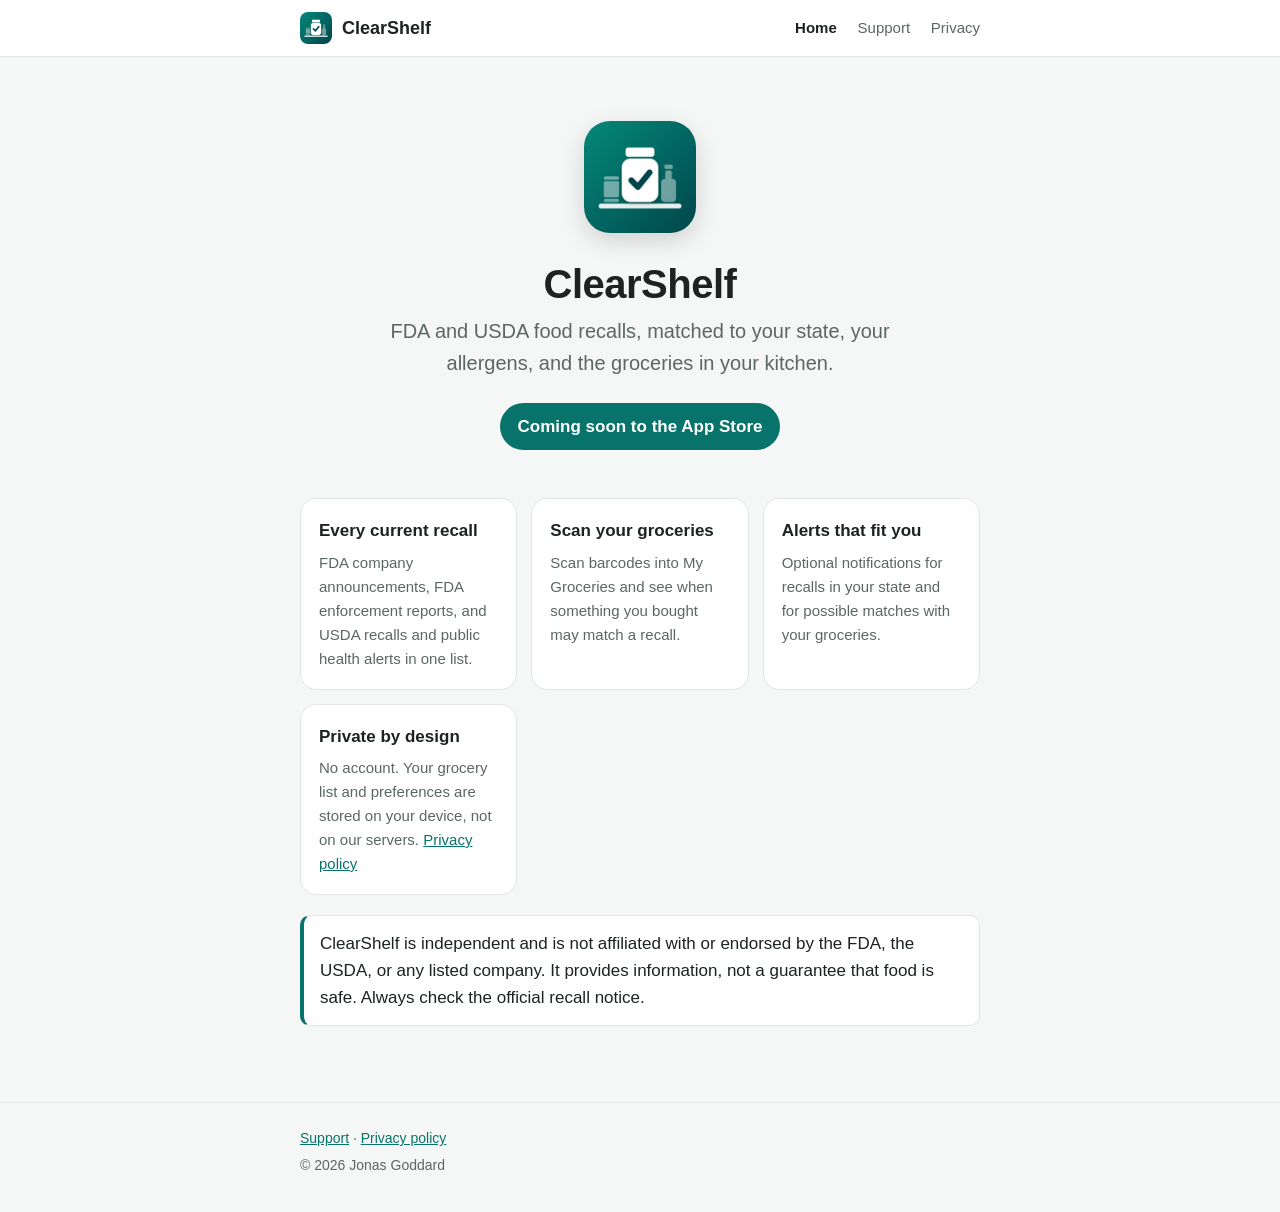
<file: index.html>
<!doctype html>
<html lang="en">
<head>
  <meta charset="utf-8">
  <meta name="viewport" content="width=device-width, initial-scale=1">
  <title>ClearShelf: food recalls for your kitchen</title>
  <meta name="description" content="ClearShelf is an iPhone and iPad app that shows FDA and USDA food recalls, matched to your state, your allergens, and the groceries you scan.">
  <link rel="icon" href="/images/favicon.png">
  <link rel="apple-touch-icon" href="/images/apple-touch-icon.png">
  <link rel="stylesheet" href="/style.css">
</head>
<body>
  <header class="site">
    <div class="wrap">
      <a class="brand" href="/"><img src="/images/favicon.png" alt="">ClearShelf</a>
      <nav>
        <a href="/" aria-current="page">Home</a>
        <a href="/support.html">Support</a>
        <a href="/privacy.html">Privacy</a>
      </nav>
    </div>
  </header>

  <main>
    <div class="wrap">
      <section class="hero">
        <img src="/images/icon.png" alt="ClearShelf app icon">
        <h1>ClearShelf</h1>
        <p class="lead">FDA and USDA food recalls, matched to your state, your allergens, and the groceries in your kitchen.</p>
        <span class="badge">Coming soon to the App Store</span>
      </section>

      <section class="cards" aria-label="What ClearShelf does">
        <div class="card">
          <h3>Every current recall</h3>
          <p>FDA company announcements, FDA enforcement reports, and USDA recalls and public health alerts in one list.</p>
        </div>
        <div class="card">
          <h3>Scan your groceries</h3>
          <p>Scan barcodes into My Groceries and see when something you bought may match a recall.</p>
        </div>
        <div class="card">
          <h3>Alerts that fit you</h3>
          <p>Optional notifications for recalls in your state and for possible matches with your groceries.</p>
        </div>
        <div class="card">
          <h3>Private by design</h3>
          <p>No account. Your grocery list and preferences are stored on your device, not on our servers. <a href="/privacy.html">Privacy policy</a></p>
        </div>
      </section>

      <div class="note">
        <p>ClearShelf is independent and is not affiliated with or endorsed by the FDA, the USDA, or any listed company. It provides information, not a guarantee that food is safe. Always check the official recall notice.</p>
      </div>
    </div>
  </main>

  <footer class="site">
    <div class="wrap">
      <p><a href="/support.html">Support</a> · <a href="/privacy.html">Privacy policy</a></p>
      <p>© 2026 Jonas Goddard</p>
    </div>
  </footer>
</body>
</html>
</file>
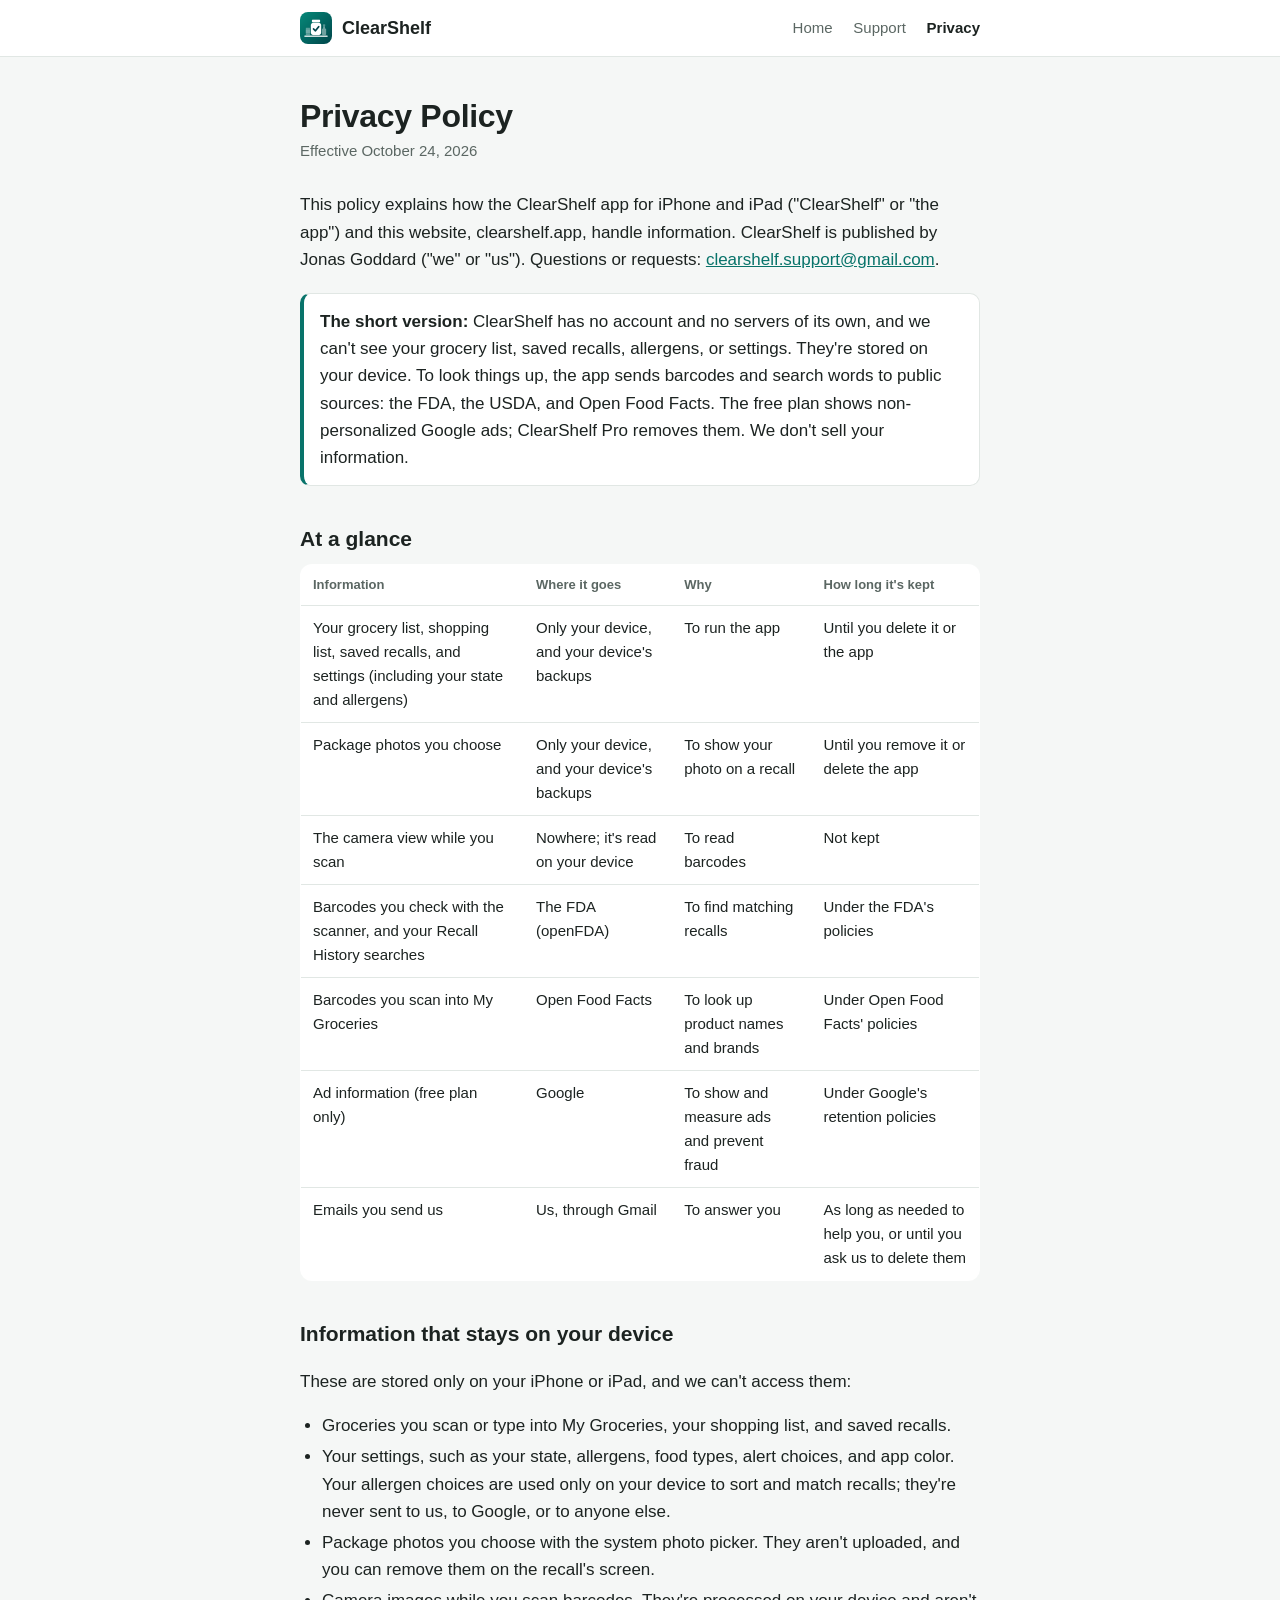
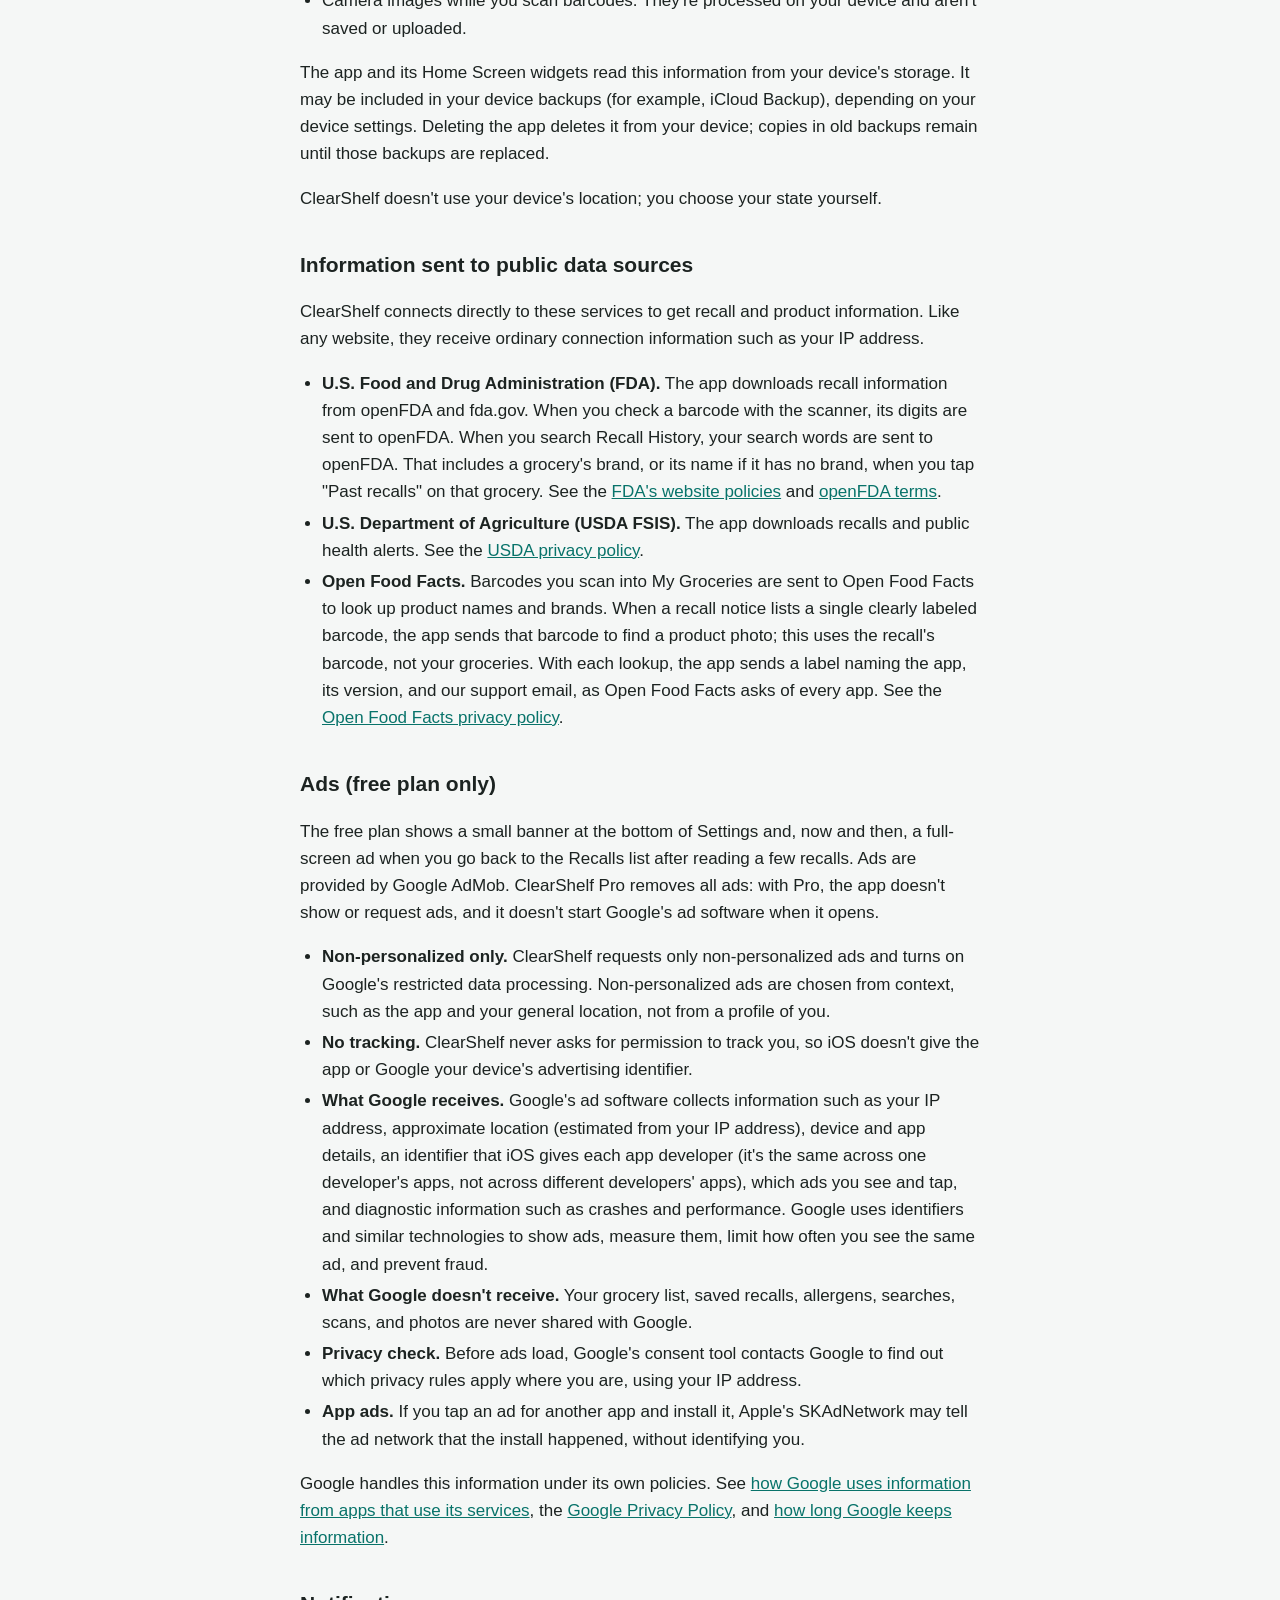
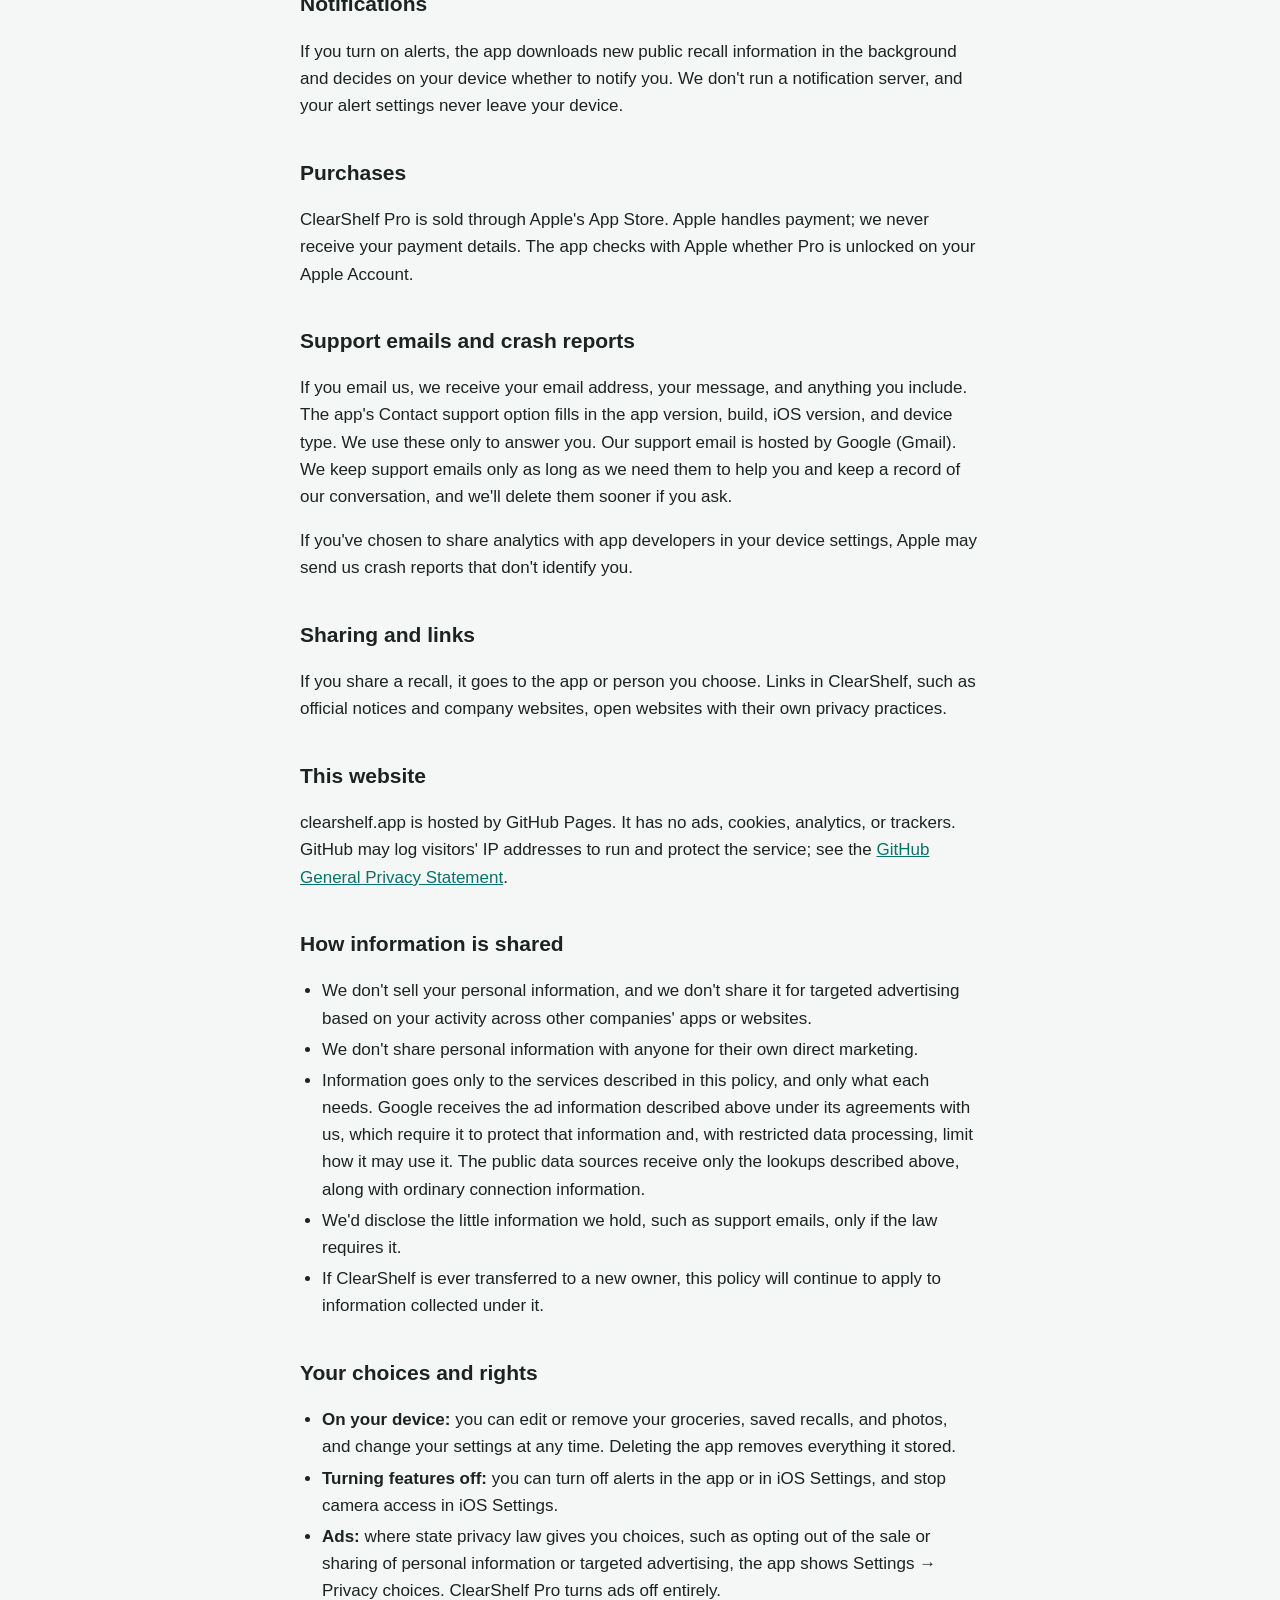
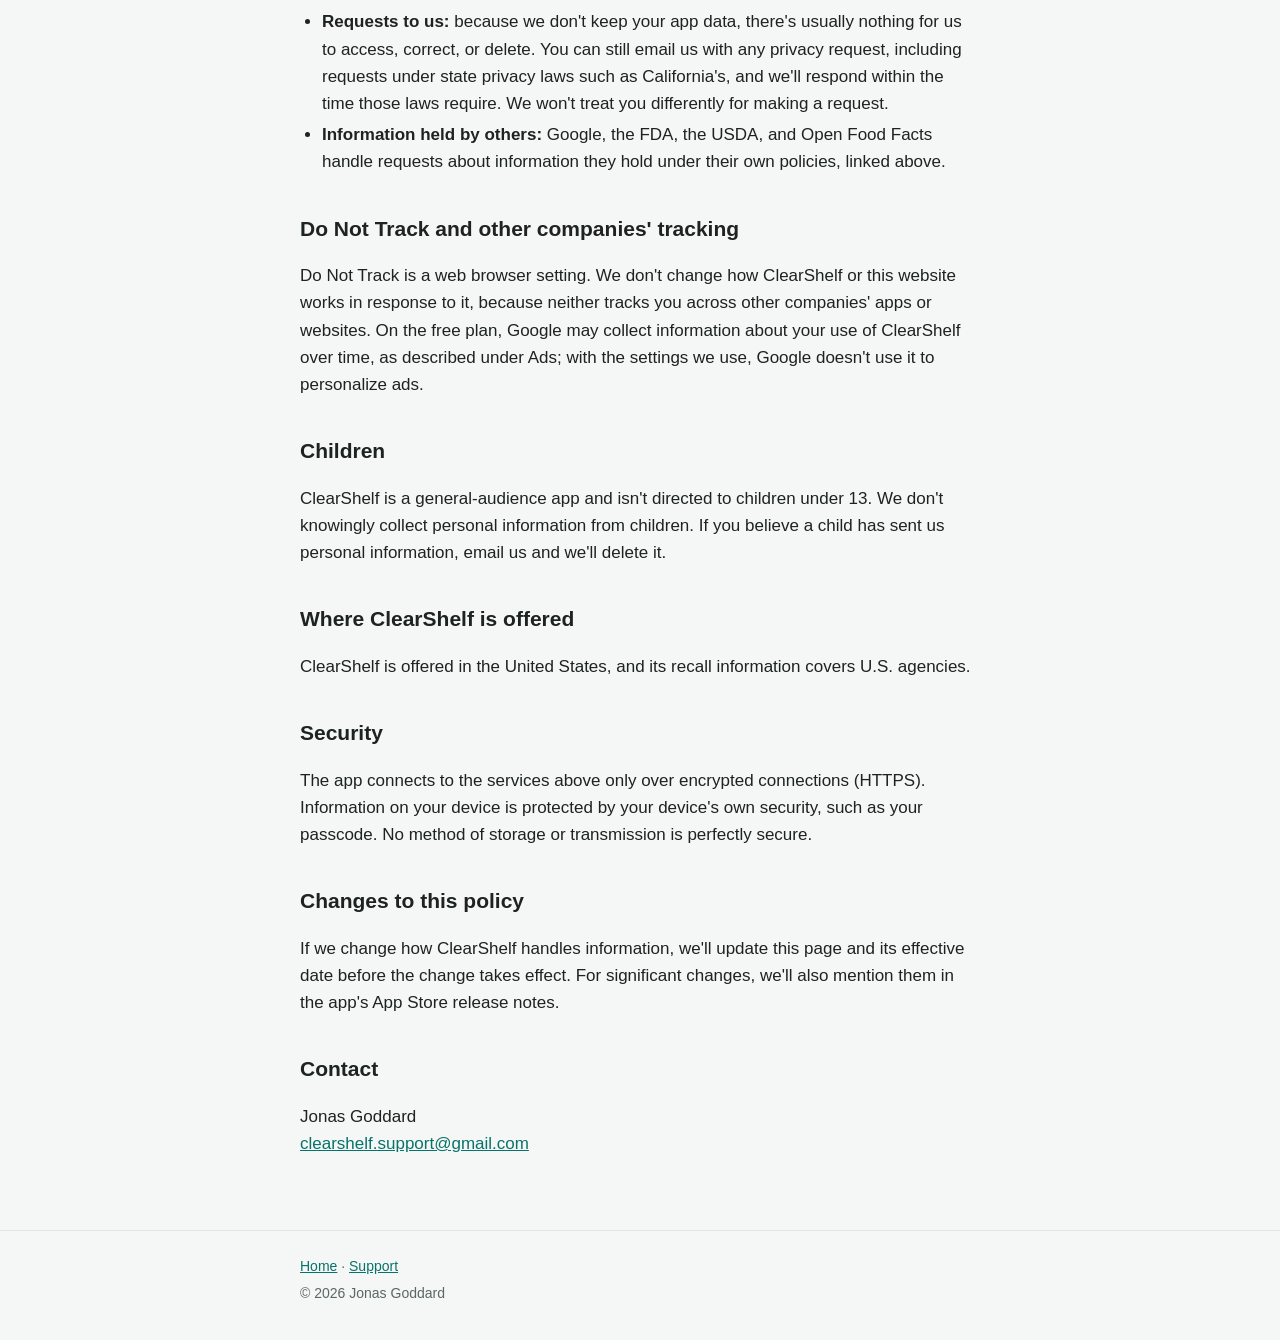
<file: privacy.html>
<!doctype html>
<html lang="en">
<head>
  <meta charset="utf-8">
  <meta name="viewport" content="width=device-width, initial-scale=1">
  <title>ClearShelf Privacy Policy</title>
  <meta name="description" content="How the ClearShelf app and the clearshelf.app website handle your information.">
  <link rel="icon" href="/images/favicon.png">
  <link rel="apple-touch-icon" href="/images/apple-touch-icon.png">
  <link rel="stylesheet" href="/style.css">
</head>
<body>
  <header class="site">
    <div class="wrap">
      <a class="brand" href="/"><img src="/images/favicon.png" alt="">ClearShelf</a>
      <nav>
        <a href="/">Home</a>
        <a href="/support.html">Support</a>
        <a href="/privacy.html" aria-current="page">Privacy</a>
      </nav>
    </div>
  </header>

  <main>
    <div class="wrap">
      <h1 class="page">Privacy Policy</h1>
      <p class="meta">Effective October 24, 2026</p>

      <p>This policy explains how the ClearShelf app for iPhone and iPad ("ClearShelf" or "the app") and this website, clearshelf.app, handle information. ClearShelf is published by Jonas Goddard ("we" or "us"). Questions or requests: <a href="mailto:clearshelf.support@gmail.com">clearshelf.support@gmail.com</a>.</p>

      <div class="note">
        <p><strong>The short version:</strong> ClearShelf has no account and no servers of its own, and we can't see your grocery list, saved recalls, allergens, or settings. They're stored on your device. To look things up, the app sends barcodes and search words to public sources: the FDA, the USDA, and Open Food Facts. The free plan shows non-personalized Google ads; ClearShelf Pro removes them. We don't sell your information.</p>
      </div>

      <h2>At a glance</h2>
      <table class="glance">
        <thead>
          <tr><th scope="col">Information</th><th scope="col">Where it goes</th><th scope="col">Why</th><th scope="col">How long it's kept</th></tr>
        </thead>
        <tbody>
          <tr>
            <td data-label="Information">Your grocery list, shopping list, saved recalls, and settings (including your state and allergens)</td>
            <td data-label="Where it goes">Only your device, and your device's backups</td>
            <td data-label="Why">To run the app</td>
            <td data-label="How long">Until you delete it or the app</td>
          </tr>
          <tr>
            <td data-label="Information">Package photos you choose</td>
            <td data-label="Where it goes">Only your device, and your device's backups</td>
            <td data-label="Why">To show your photo on a recall</td>
            <td data-label="How long">Until you remove it or delete the app</td>
          </tr>
          <tr>
            <td data-label="Information">The camera view while you scan</td>
            <td data-label="Where it goes">Nowhere; it's read on your device</td>
            <td data-label="Why">To read barcodes</td>
            <td data-label="How long">Not kept</td>
          </tr>
          <tr>
            <td data-label="Information">Barcodes you check with the scanner, and your Recall History searches</td>
            <td data-label="Where it goes">The FDA (openFDA)</td>
            <td data-label="Why">To find matching recalls</td>
            <td data-label="How long">Under the FDA's policies</td>
          </tr>
          <tr>
            <td data-label="Information">Barcodes you scan into My Groceries</td>
            <td data-label="Where it goes">Open Food Facts</td>
            <td data-label="Why">To look up product names and brands</td>
            <td data-label="How long">Under Open Food Facts' policies</td>
          </tr>
          <tr>
            <td data-label="Information">Ad information (free plan only)</td>
            <td data-label="Where it goes">Google</td>
            <td data-label="Why">To show and measure ads and prevent fraud</td>
            <td data-label="How long">Under Google's retention policies</td>
          </tr>
          <tr>
            <td data-label="Information">Emails you send us</td>
            <td data-label="Where it goes">Us, through Gmail</td>
            <td data-label="Why">To answer you</td>
            <td data-label="How long">As long as needed to help you, or until you ask us to delete them</td>
          </tr>
        </tbody>
      </table>

      <h2>Information that stays on your device</h2>
      <p>These are stored only on your iPhone or iPad, and we can't access them:</p>
      <ul>
        <li>Groceries you scan or type into My Groceries, your shopping list, and saved recalls.</li>
        <li>Your settings, such as your state, allergens, food types, alert choices, and app color. Your allergen choices are used only on your device to sort and match recalls; they're never sent to us, to Google, or to anyone else.</li>
        <li>Package photos you choose with the system photo picker. They aren't uploaded, and you can remove them on the recall's screen.</li>
        <li>Camera images while you scan barcodes. They're processed on your device and aren't saved or uploaded.</li>
      </ul>
      <p>The app and its Home Screen widgets read this information from your device's storage. It may be included in your device backups (for example, iCloud Backup), depending on your device settings. Deleting the app deletes it from your device; copies in old backups remain until those backups are replaced.</p>
      <p>ClearShelf doesn't use your device's location; you choose your state yourself.</p>

      <h2>Information sent to public data sources</h2>
      <p>ClearShelf connects directly to these services to get recall and product information. Like any website, they receive ordinary connection information such as your IP address.</p>
      <ul>
        <li><strong>U.S. Food and Drug Administration (FDA).</strong> The app downloads recall information from openFDA and fda.gov. When you check a barcode with the scanner, its digits are sent to openFDA. When you search Recall History, your search words are sent to openFDA. That includes a grocery's brand, or its name if it has no brand, when you tap "Past recalls" on that grocery. See the <a href="https://www.fda.gov/about-fda/about-website/website-policies">FDA's website policies</a> and <a href="https://open.fda.gov/terms/">openFDA terms</a>.</li>
        <li><strong>U.S. Department of Agriculture (USDA FSIS).</strong> The app downloads recalls and public health alerts. See the <a href="https://www.usda.gov/privacy-policy">USDA privacy policy</a>.</li>
        <li><strong>Open Food Facts.</strong> Barcodes you scan into My Groceries are sent to Open Food Facts to look up product names and brands. When a recall notice lists a single clearly labeled barcode, the app sends that barcode to find a product photo; this uses the recall's barcode, not your groceries. With each lookup, the app sends a label naming the app, its version, and our support email, as Open Food Facts asks of every app. See the <a href="https://world.openfoodfacts.org/privacy">Open Food Facts privacy policy</a>.</li>
      </ul>

      <h2>Ads (free plan only)</h2>
      <p>The free plan shows a small banner at the bottom of Settings and, now and then, a full-screen ad when you go back to the Recalls list after reading a few recalls. Ads are provided by Google AdMob. ClearShelf Pro removes all ads: with Pro, the app doesn't show or request ads, and it doesn't start Google's ad software when it opens.</p>
      <ul>
        <li><strong>Non-personalized only.</strong> ClearShelf requests only non-personalized ads and turns on Google's restricted data processing. Non-personalized ads are chosen from context, such as the app and your general location, not from a profile of you.</li>
        <li><strong>No tracking.</strong> ClearShelf never asks for permission to track you, so iOS doesn't give the app or Google your device's advertising identifier.</li>
        <li><strong>What Google receives.</strong> Google's ad software collects information such as your IP address, approximate location (estimated from your IP address), device and app details, an identifier that iOS gives each app developer (it's the same across one developer's apps, not across different developers' apps), which ads you see and tap, and diagnostic information such as crashes and performance. Google uses identifiers and similar technologies to show ads, measure them, limit how often you see the same ad, and prevent fraud.</li>
        <li><strong>What Google doesn't receive.</strong> Your grocery list, saved recalls, allergens, searches, scans, and photos are never shared with Google.</li>
        <li><strong>Privacy check.</strong> Before ads load, Google's consent tool contacts Google to find out which privacy rules apply where you are, using your IP address.</li>
        <li><strong>App ads.</strong> If you tap an ad for another app and install it, Apple's SKAdNetwork may tell the ad network that the install happened, without identifying you.</li>
      </ul>
      <p>Google handles this information under its own policies. See <a href="https://policies.google.com/technologies/partner-sites">how Google uses information from apps that use its services</a>, the <a href="https://policies.google.com/privacy">Google Privacy Policy</a>, and <a href="https://policies.google.com/technologies/retention">how long Google keeps information</a>.</p>

      <h2>Notifications</h2>
      <p>If you turn on alerts, the app downloads new public recall information in the background and decides on your device whether to notify you. We don't run a notification server, and your alert settings never leave your device.</p>

      <h2>Purchases</h2>
      <p>ClearShelf Pro is sold through Apple's App Store. Apple handles payment; we never receive your payment details. The app checks with Apple whether Pro is unlocked on your Apple Account.</p>

      <h2>Support emails and crash reports</h2>
      <p>If you email us, we receive your email address, your message, and anything you include. The app's Contact support option fills in the app version, build, iOS version, and device type. We use these only to answer you. Our support email is hosted by Google (Gmail). We keep support emails only as long as we need them to help you and keep a record of our conversation, and we'll delete them sooner if you ask.</p>
      <p>If you've chosen to share analytics with app developers in your device settings, Apple may send us crash reports that don't identify you.</p>

      <h2>Sharing and links</h2>
      <p>If you share a recall, it goes to the app or person you choose. Links in ClearShelf, such as official notices and company websites, open websites with their own privacy practices.</p>

      <h2>This website</h2>
      <p>clearshelf.app is hosted by GitHub Pages. It has no ads, cookies, analytics, or trackers. GitHub may log visitors' IP addresses to run and protect the service; see the <a href="https://docs.github.com/en/site-policy/privacy-policies/github-general-privacy-statement">GitHub General Privacy Statement</a>.</p>

      <h2>How information is shared</h2>
      <ul>
        <li>We don't sell your personal information, and we don't share it for targeted advertising based on your activity across other companies' apps or websites.</li>
        <li>We don't share personal information with anyone for their own direct marketing.</li>
        <li>Information goes only to the services described in this policy, and only what each needs. Google receives the ad information described above under its agreements with us, which require it to protect that information and, with restricted data processing, limit how it may use it. The public data sources receive only the lookups described above, along with ordinary connection information.</li>
        <li>We'd disclose the little information we hold, such as support emails, only if the law requires it.</li>
        <li>If ClearShelf is ever transferred to a new owner, this policy will continue to apply to information collected under it.</li>
      </ul>

      <h2>Your choices and rights</h2>
      <ul>
        <li><strong>On your device:</strong> you can edit or remove your groceries, saved recalls, and photos, and change your settings at any time. Deleting the app removes everything it stored.</li>
        <li><strong>Turning features off:</strong> you can turn off alerts in the app or in iOS Settings, and stop camera access in iOS Settings.</li>
        <li><strong>Ads:</strong> where state privacy law gives you choices, such as opting out of the sale or sharing of personal information or targeted advertising, the app shows Settings → Privacy choices. ClearShelf Pro turns ads off entirely.</li>
        <li><strong>Requests to us:</strong> because we don't keep your app data, there's usually nothing for us to access, correct, or delete. You can still email us with any privacy request, including requests under state privacy laws such as California's, and we'll respond within the time those laws require. We won't treat you differently for making a request.</li>
        <li><strong>Information held by others:</strong> Google, the FDA, the USDA, and Open Food Facts handle requests about information they hold under their own policies, linked above.</li>
      </ul>

      <h2>Do Not Track and other companies' tracking</h2>
      <p>Do Not Track is a web browser setting. We don't change how ClearShelf or this website works in response to it, because neither tracks you across other companies' apps or websites. On the free plan, Google may collect information about your use of ClearShelf over time, as described under Ads; with the settings we use, Google doesn't use it to personalize ads.</p>

      <h2>Children</h2>
      <p>ClearShelf is a general-audience app and isn't directed to children under 13. We don't knowingly collect personal information from children. If you believe a child has sent us personal information, email us and we'll delete it.</p>

      <h2>Where ClearShelf is offered</h2>
      <p>ClearShelf is offered in the United States, and its recall information covers U.S. agencies.</p>

      <h2>Security</h2>
      <p>The app connects to the services above only over encrypted connections (HTTPS). Information on your device is protected by your device's own security, such as your passcode. No method of storage or transmission is perfectly secure.</p>

      <h2>Changes to this policy</h2>
      <p>If we change how ClearShelf handles information, we'll update this page and its effective date before the change takes effect. For significant changes, we'll also mention them in the app's App Store release notes.</p>

      <h2>Contact</h2>
      <p>Jonas Goddard<br>
      <a href="mailto:clearshelf.support@gmail.com">clearshelf.support@gmail.com</a></p>
    </div>
  </main>

  <footer class="site">
    <div class="wrap">
      <p><a href="/">Home</a> · <a href="/support.html">Support</a></p>
      <p>© 2026 Jonas Goddard</p>
    </div>
  </footer>
</body>
</html>
</file>
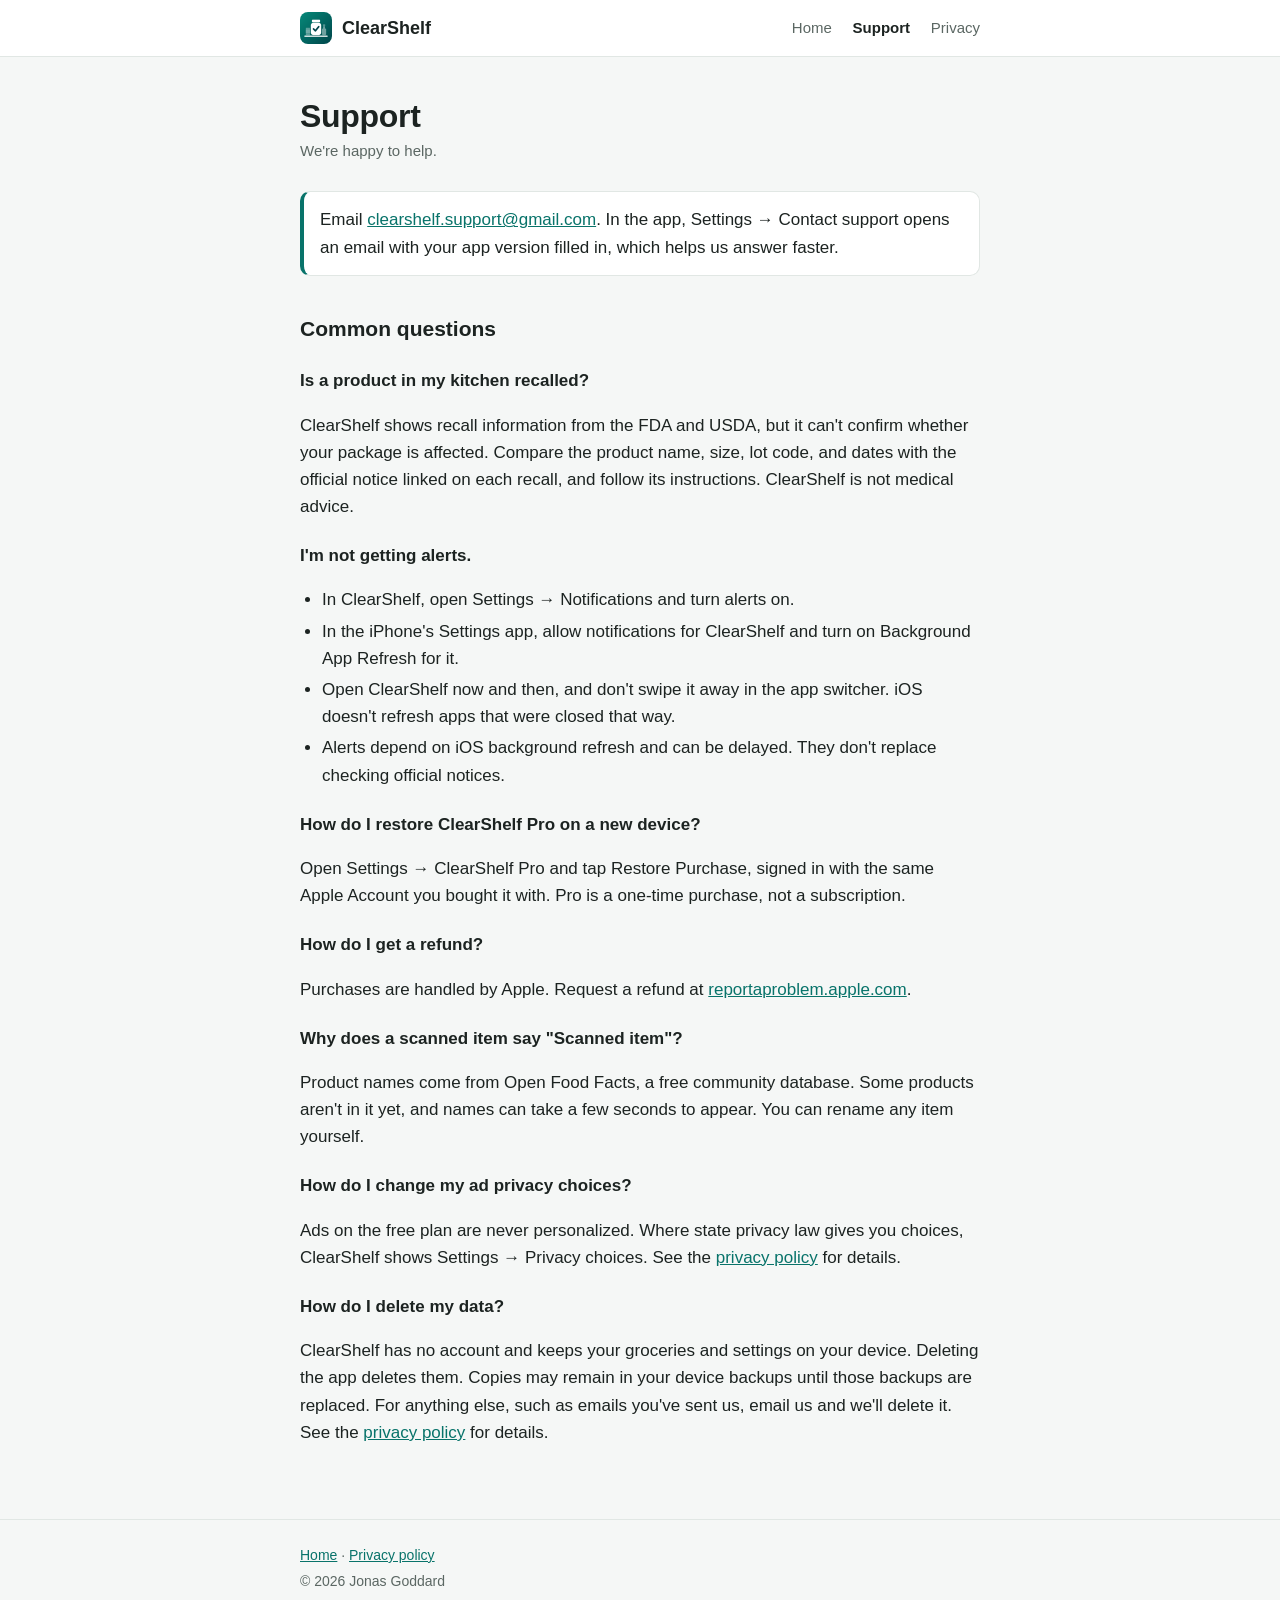
<file: support.html>
<!doctype html>
<html lang="en">
<head>
  <meta charset="utf-8">
  <meta name="viewport" content="width=device-width, initial-scale=1">
  <title>ClearShelf Support</title>
  <meta name="description" content="Help with ClearShelf: contact, purchases, alerts, and common questions.">
  <link rel="icon" href="/images/favicon.png">
  <link rel="apple-touch-icon" href="/images/apple-touch-icon.png">
  <link rel="stylesheet" href="/style.css">
</head>
<body>
  <header class="site">
    <div class="wrap">
      <a class="brand" href="/"><img src="/images/favicon.png" alt="">ClearShelf</a>
      <nav>
        <a href="/">Home</a>
        <a href="/support.html" aria-current="page">Support</a>
        <a href="/privacy.html">Privacy</a>
      </nav>
    </div>
  </header>

  <main>
    <div class="wrap">
      <h1 class="page">Support</h1>
      <p class="meta">We're happy to help.</p>

      <div class="note">
        <p>Email <a href="mailto:clearshelf.support@gmail.com">clearshelf.support@gmail.com</a>. In the app, Settings → Contact support opens an email with your app version filled in, which helps us answer faster.</p>
      </div>

      <h2>Common questions</h2>

      <h3>Is a product in my kitchen recalled?</h3>
      <p>ClearShelf shows recall information from the FDA and USDA, but it can't confirm whether your package is affected. Compare the product name, size, lot code, and dates with the official notice linked on each recall, and follow its instructions. ClearShelf is not medical advice.</p>

      <h3>I'm not getting alerts.</h3>
      <ul>
        <li>In ClearShelf, open Settings → Notifications and turn alerts on.</li>
        <li>In the iPhone's Settings app, allow notifications for ClearShelf and turn on Background App Refresh for it.</li>
        <li>Open ClearShelf now and then, and don't swipe it away in the app switcher. iOS doesn't refresh apps that were closed that way.</li>
        <li>Alerts depend on iOS background refresh and can be delayed. They don't replace checking official notices.</li>
      </ul>

      <h3>How do I restore ClearShelf Pro on a new device?</h3>
      <p>Open Settings → ClearShelf Pro and tap Restore Purchase, signed in with the same Apple Account you bought it with. Pro is a one-time purchase, not a subscription.</p>

      <h3>How do I get a refund?</h3>
      <p>Purchases are handled by Apple. Request a refund at <a href="https://reportaproblem.apple.com">reportaproblem.apple.com</a>.</p>

      <h3>Why does a scanned item say "Scanned item"?</h3>
      <p>Product names come from Open Food Facts, a free community database. Some products aren't in it yet, and names can take a few seconds to appear. You can rename any item yourself.</p>

      <h3>How do I change my ad privacy choices?</h3>
      <p>Ads on the free plan are never personalized. Where state privacy law gives you choices, ClearShelf shows Settings → Privacy choices. See the <a href="/privacy.html">privacy policy</a> for details.</p>

      <h3>How do I delete my data?</h3>
      <p>ClearShelf has no account and keeps your groceries and settings on your device. Deleting the app deletes them. Copies may remain in your device backups until those backups are replaced. For anything else, such as emails you've sent us, email us and we'll delete it. See the <a href="/privacy.html">privacy policy</a> for details.</p>
    </div>
  </main>

  <footer class="site">
    <div class="wrap">
      <p><a href="/">Home</a> · <a href="/privacy.html">Privacy policy</a></p>
      <p>© 2026 Jonas Goddard</p>
    </div>
  </footer>
</body>
</html>
</file>
<file: style.css>
:root {
  --brand: #08736a;
  --brand-deep: #03474d;
  --bg: #f5f7f6;
  --card: #ffffff;
  --text: #1c2321;
  --muted: #5b6763;
  --line: #e1e7e4;
  color-scheme: light dark;
}

@media (prefers-color-scheme: dark) {
  :root {
    --brand: #59ccad;
    --brand-deep: #9be3cf;
    --bg: #0f1413;
    --card: #182120;
    --text: #e8eeec;
    --muted: #a3b0ac;
    --line: #2a3533;
  }
}

* { box-sizing: border-box; }

body {
  margin: 0;
  background: var(--bg);
  color: var(--text);
  font: 17px/1.6 -apple-system, BlinkMacSystemFont, "SF Pro Text", "Segoe UI", Roboto, Helvetica, Arial, sans-serif;
  -webkit-text-size-adjust: 100%;
}

a { color: var(--brand); }
a:hover { text-decoration-thickness: 2px; }

.wrap { max-width: 720px; margin: 0 auto; padding: 0 20px; }

header.site {
  border-bottom: 1px solid var(--line);
  background: var(--card);
}
header.site .wrap {
  display: flex; align-items: center; justify-content: space-between;
  gap: 12px; padding-top: 12px; padding-bottom: 12px; flex-wrap: wrap;
}
.brand { display: flex; align-items: center; gap: 10px; color: var(--text); text-decoration: none; font-weight: 700; font-size: 18px; }
.brand img { width: 32px; height: 32px; border-radius: 8px; }
nav a { margin-left: 16px; text-decoration: none; color: var(--muted); font-size: 15px; }
nav a:first-child { margin-left: 0; }
nav a[aria-current="page"] { color: var(--text); font-weight: 600; }

main { padding: 40px 0 56px; }

.hero { text-align: center; padding: 24px 0 8px; }
.hero img { width: 112px; height: 112px; border-radius: 26px; box-shadow: 0 8px 24px rgba(0,0,0,.15); }
.hero h1 { font-size: 40px; line-height: 1.15; margin: 20px 0 8px; letter-spacing: -0.5px; }
.hero p.lead { font-size: 20px; color: var(--muted); margin: 0 auto; max-width: 520px; }
.badge {
  display: inline-block; margin-top: 24px; padding: 10px 18px; border-radius: 999px;
  background: var(--brand); color: #fff; font-weight: 600; text-decoration: none;
}
@media (prefers-color-scheme: dark) { .badge { color: #0f1413; } }

.cards { display: grid; gap: 14px; margin-top: 40px; grid-template-columns: repeat(auto-fit, minmax(200px, 1fr)); }
.card { background: var(--card); border: 1px solid var(--line); border-radius: 16px; padding: 18px; }
.card h3 { margin: 0 0 6px; font-size: 17px; }
.card p { margin: 0; color: var(--muted); font-size: 15px; }

h1.page { font-size: 32px; line-height: 1.2; margin: 0 0 4px; letter-spacing: -0.3px; }
.meta { color: var(--muted); font-size: 15px; margin: 0 0 28px; }
h2 { font-size: 21px; margin: 36px 0 8px; }
h3 { font-size: 17px; margin: 22px 0 4px; }
ul { padding-left: 22px; }
li { margin: 4px 0; }
.note { background: var(--card); border: 1px solid var(--line); border-left: 4px solid var(--brand); border-radius: 10px; padding: 14px 16px; margin: 20px 0; }
.note p { margin: 0; }

table.glance { width: 100%; border-collapse: collapse; font-size: 15px; background: var(--card); border: 1px solid var(--line); border-radius: 12px; overflow: hidden; }
table.glance th, table.glance td { text-align: left; vertical-align: top; padding: 10px 12px; border-bottom: 1px solid var(--line); }
table.glance th { font-size: 13px; color: var(--muted); font-weight: 600; }
table.glance tr:last-child td { border-bottom: 0; }

/* On narrow screens each row becomes a small card with labels. */
@media (max-width: 640px) {
  table.glance, table.glance tbody, table.glance tr, table.glance td { display: block; width: 100%; }
  table.glance thead { display: none; }
  table.glance { border: 0; background: none; }
  table.glance tr { background: var(--card); border: 1px solid var(--line); border-radius: 12px; margin-bottom: 10px; padding: 6px 0; }
  table.glance td { border: 0; padding: 4px 14px; }
  table.glance td::before { content: attr(data-label); display: block; font-size: 12px; font-weight: 600; color: var(--muted); }
  table.glance td:first-child { font-weight: 600; }
  table.glance td:first-child::before { content: none; }
}

footer.site { border-top: 1px solid var(--line); color: var(--muted); font-size: 14px; }
footer.site .wrap { padding-top: 20px; padding-bottom: 32px; }
footer.site p { margin: 4px 0; }
</file>
